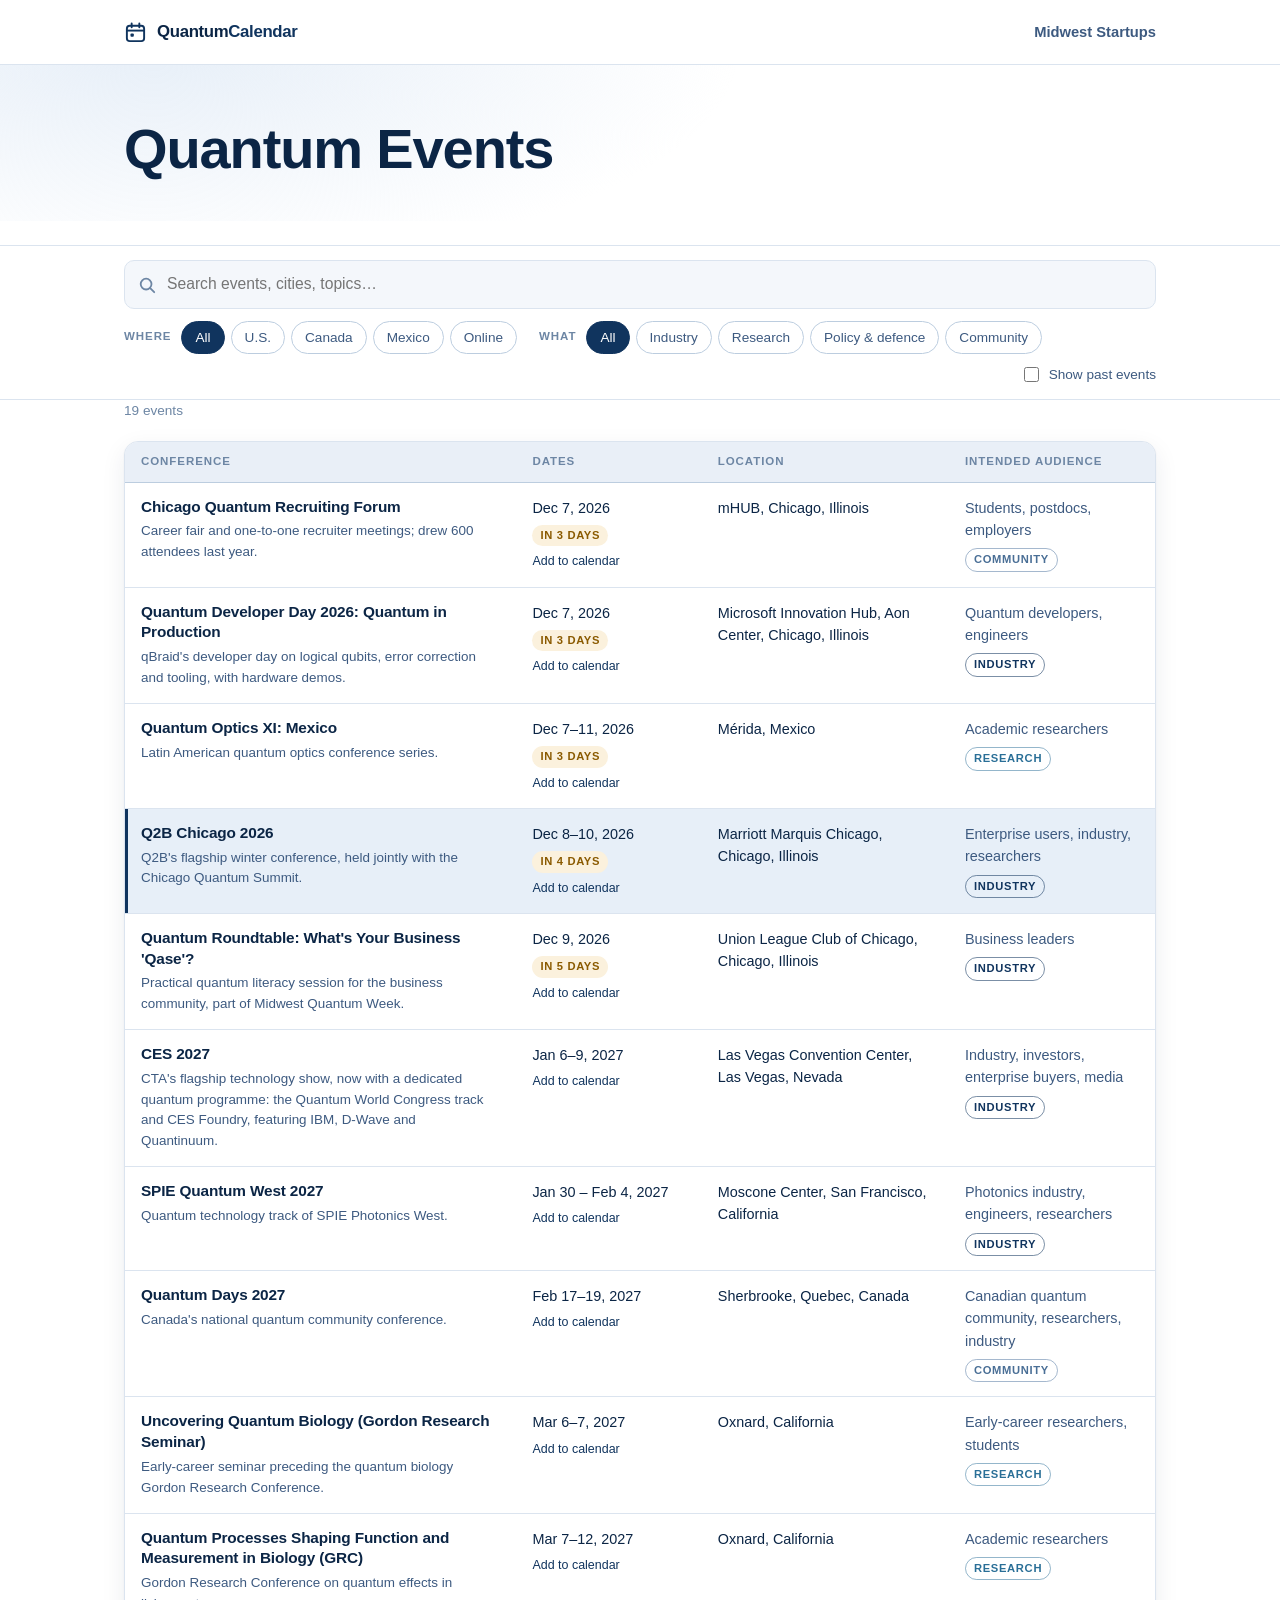
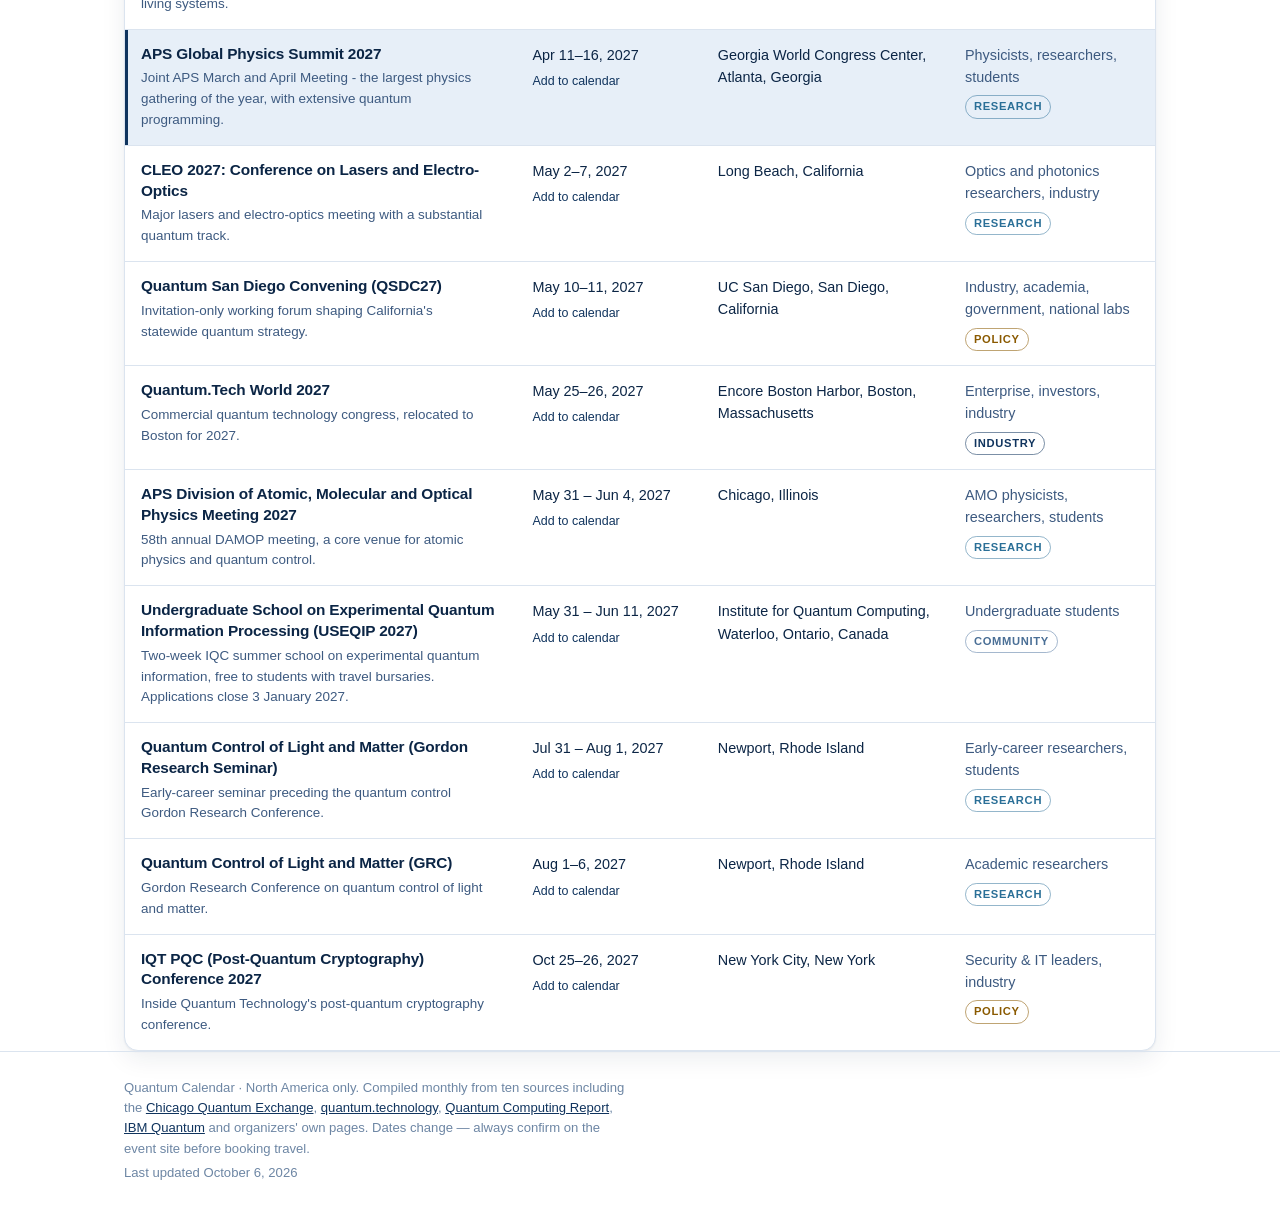
<file: index.html>
<!DOCTYPE html>
<html lang="en">
<head>
<meta charset="UTF-8">
<meta name="viewport" content="width=device-width, initial-scale=1.0">

<!-- GitHub Pages can't set response headers, so the policy is declared here.
     The site loads nothing from third parties, so 'self' is achievable.
     Note: frame-ancestors is ignored in a meta tag, so clickjacking can't be
     blocked this way — there is nothing to click-jack (no forms, no auth). -->
<meta http-equiv="Content-Security-Policy" content="
  default-src 'self';
  script-src 'self';
  style-src 'self';
  img-src 'self' data:;
  font-src 'self';
  connect-src 'self';
  object-src 'none';
  base-uri 'none';
  form-action 'none';
  upgrade-insecure-requests">
<meta name="referrer" content="strict-origin-when-cross-origin">

<title>Quantum Calendar | Quantum computing conferences &amp; events</title>
<meta name="description" content="A running calendar of North American quantum computing conferences, summits, workshops and community events across the U.S., Canada and Mexico.">

<meta property="og:type" content="website">
<meta property="og:title" content="Quantum Calendar">
<meta property="og:description" content="Every North American quantum computing conference, summit and workshop, in one table.">
<meta name="twitter:card" content="summary_large_image">
<meta name="twitter:title" content="Quantum Calendar">
<meta name="twitter:description" content="Every North American quantum computing conference, summit and workshop, in one table.">

<!-- ?v= busts GitHub Pages' 10-minute asset cache. Bump it whenever
     style.css, app.js or the favicon changes. -->
<link rel="stylesheet" href="style.css?v=10">
<link rel="icon" href="assets/favicon.svg?v=10" type="image/svg+xml">
</head>
<body>

<a class="skip-link" href="#events">Skip to events</a>

<header class="masthead">
  <div class="container masthead-inner">
    <a class="wordmark" href="./">
      <svg class="wordmark-mark" viewBox="0 0 24 24" aria-hidden="true" focusable="false">
        <rect x="3" y="5" width="18" height="16" rx="3" fill="none"
              stroke="currentColor" stroke-width="2"/>
        <path d="M3 10h18" stroke="currentColor" stroke-width="2"/>
        <path d="M8 2.5v4M16 2.5v4" stroke="currentColor" stroke-width="2"
              stroke-linecap="round"/>
        <rect x="6.75" y="13" width="3.5" height="3.5" rx="1" fill="currentColor"/>
      </svg>
      <span class="wordmark-text">Quantum<em>Calendar</em></span>
    </a>
    <nav class="masthead-nav" aria-label="Site">
      <a href="startups.html">Midwest Startups</a>
    </nav>
  </div>
</header>

<section class="hero">
  <div class="container">
    <h1>Quantum Events</h1>
  </div>
</section>

<div class="controls" id="controls">
  <div class="container controls-inner">
    <div class="search-wrap">
      <svg class="search-icon" viewBox="0 0 20 20" aria-hidden="true" focusable="false">
        <circle cx="9" cy="9" r="6" fill="none" stroke="currentColor" stroke-width="2"/>
        <path d="M13.5 13.5 18 18" stroke="currentColor" stroke-width="2" stroke-linecap="round"/>
      </svg>
      <input type="search" id="search" placeholder="Search events, cities, topics…" aria-label="Search events" autocomplete="off">
    </div>

    <div class="filter-row">
      <div class="filter-group" role="group" aria-label="Filter by region">
        <span class="filter-label">Where</span>
        <div class="chips" data-filter="region">
          <button class="chip is-active" data-value="all">All</button>
          <button class="chip" data-value="us">U.S.</button>
          <button class="chip" data-value="canada">Canada</button>
          <button class="chip" data-value="mexico">Mexico</button>
          <button class="chip" data-value="online">Online</button>
        </div>
      </div>

      <div class="filter-group" role="group" aria-label="Filter by category">
        <span class="filter-label">What</span>
        <div class="chips" data-filter="category">
          <button class="chip is-active" data-value="all">All</button>
          <button class="chip" data-value="industry">Industry</button>
          <button class="chip" data-value="research">Research</button>
          <button class="chip" data-value="policy">Policy &amp; defence</button>
          <button class="chip" data-value="community">Community</button>
        </div>
      </div>

      <label class="toggle">
        <input type="checkbox" id="show-past">
        <span>Show past events</span>
      </label>
    </div>
  </div>
</div>

<main class="container" id="events">
  <p class="result-count" id="result-count" aria-live="polite"></p>
  <div id="calendar"></div>

  <div class="empty" id="empty" hidden>
    <h2>Nothing matches that.</h2>
    <p>Try clearing a filter or searching for something broader.</p>
    <button class="btn" id="reset-filters">Reset filters</button>
  </div>

  <div class="empty" id="load-error" hidden>
    <h2>Couldn't load the event data.</h2>
    <p>
      <code>events.json</code> is fetched over HTTP, so opening <code>index.html</code>
      straight from the filesystem won't work. Serve the folder instead:
    </p>
    <pre><code>python3 -m http.server 8000</code></pre>
  </div>
</main>

<footer class="site-footer">
  <div class="container footer-inner">
    <p>
      Quantum Calendar · North America only. Compiled monthly from ten sources
      including the
      <a href="https://chicagoquantum.org/events" target="_blank" rel="noopener noreferrer">Chicago Quantum Exchange</a>,
      <a href="https://quantum.technology/conf/index.html" target="_blank" rel="noopener noreferrer">quantum.technology</a>,
      <a href="https://quantumcomputingreport.com/conferences/" target="_blank" rel="noopener noreferrer">Quantum Computing Report</a>,
      <a href="https://www.ibm.com/quantum/events" target="_blank" rel="noopener noreferrer">IBM Quantum</a>
      and organizers' own pages. Dates change — always confirm on the event site
      before booking travel.
    </p>
    <p class="footer-meta">Last updated <span id="last-updated">—</span></p>
  </div>
</footer>

<script src="app.js?v=10"></script>
</body>
</html>
</file>
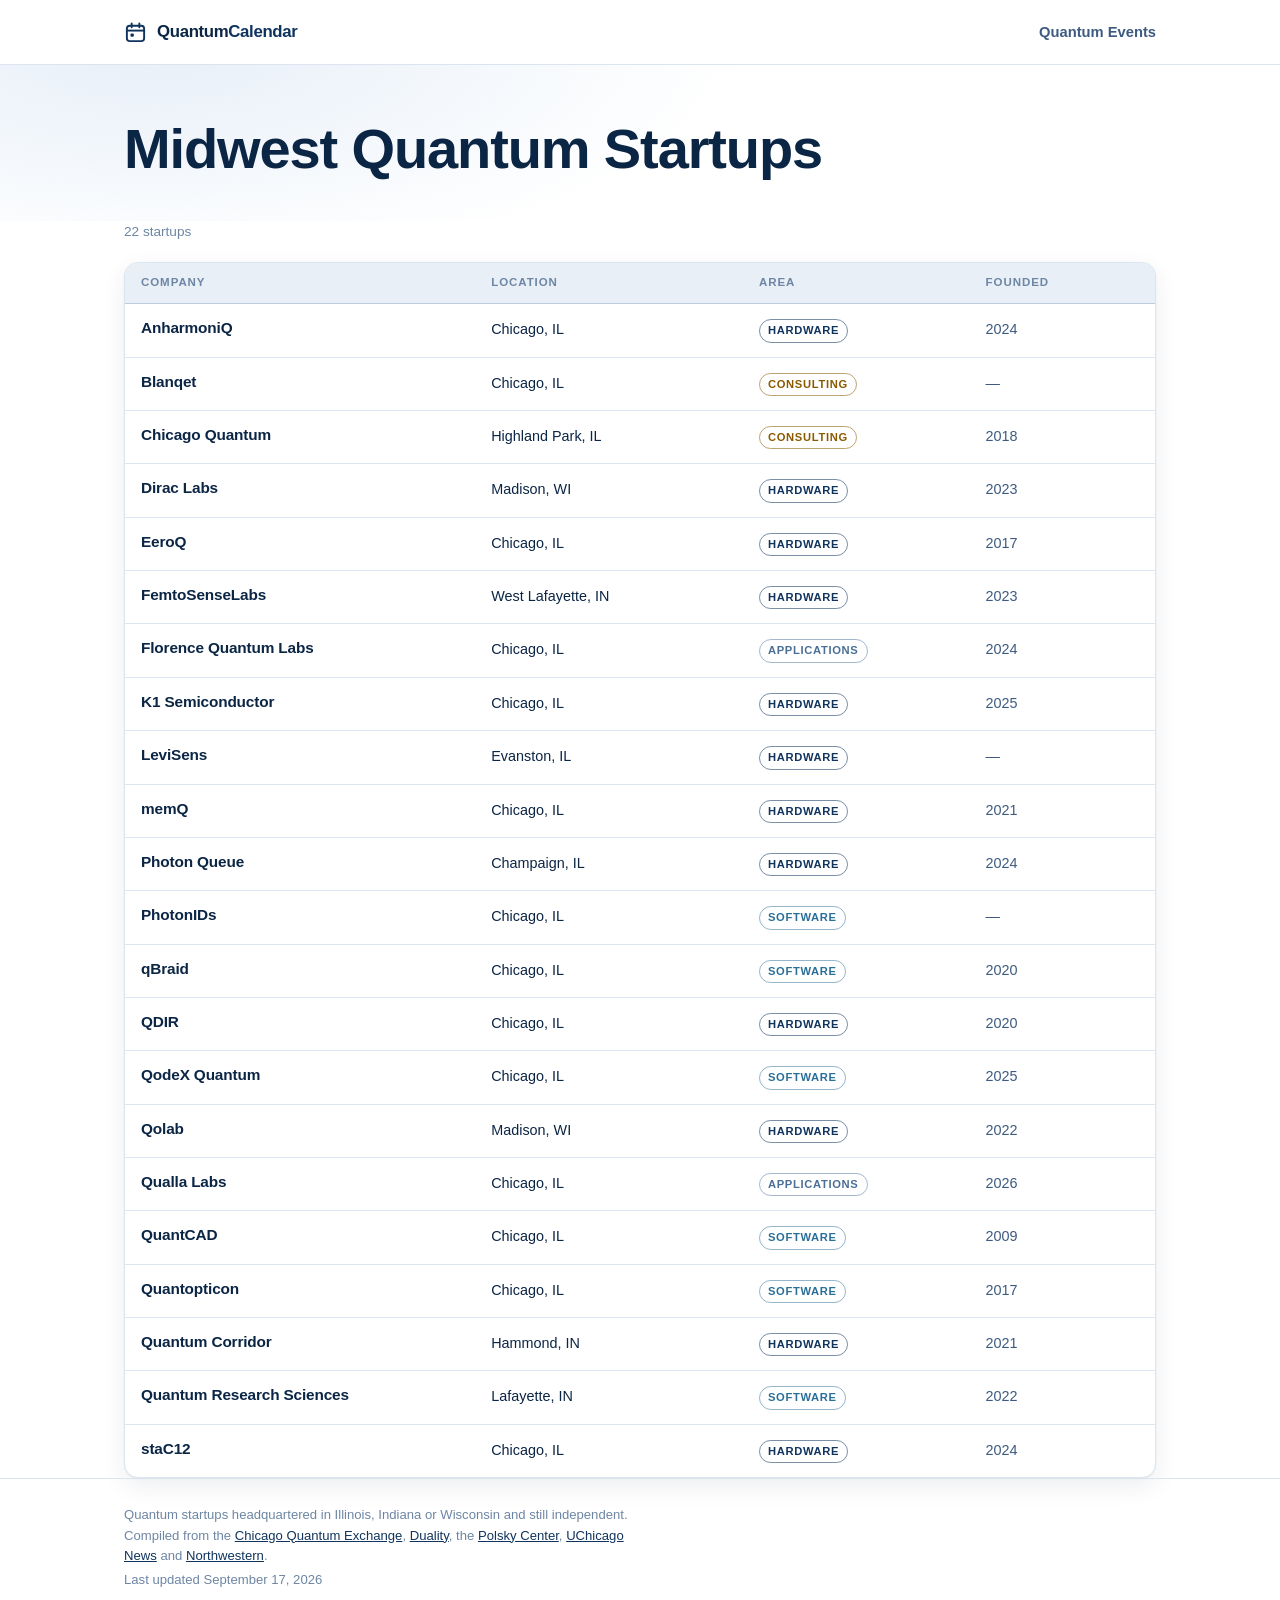
<file: startups.html>
<!DOCTYPE html>
<html lang="en">
<head>
<meta charset="UTF-8">
<meta name="viewport" content="width=device-width, initial-scale=1.0">

<!-- Same policy as index.html; see the note there. -->
<meta http-equiv="Content-Security-Policy" content="
  default-src 'self';
  script-src 'self';
  style-src 'self';
  img-src 'self' data:;
  font-src 'self';
  connect-src 'self';
  object-src 'none';
  base-uri 'none';
  form-action 'none';
  upgrade-insecure-requests">
<meta name="referrer" content="strict-origin-when-cross-origin">

<title>Midwest Quantum Startups | Quantum Calendar</title>
<meta name="description" content="A tracker of quantum startups headquartered in Illinois, Indiana and Wisconsin: hardware, software, applications and consulting.">

<meta property="og:type" content="website">
<meta property="og:title" content="Midwest Quantum Startups">
<meta property="og:description" content="Quantum startups across Illinois, Indiana and Wisconsin, by location, area and founding year.">
<meta name="twitter:card" content="summary_large_image">
<meta name="twitter:title" content="Midwest Quantum Startups">
<meta name="twitter:description" content="Quantum startups across Illinois, Indiana and Wisconsin, by location, area and founding year.">

<!-- Keep ?v= in step with index.html. -->
<link rel="stylesheet" href="style.css?v=10">
<link rel="icon" href="assets/favicon.svg?v=10" type="image/svg+xml">
</head>
<body>

<a class="skip-link" href="#tracker">Skip to startups</a>

<header class="masthead">
  <div class="container masthead-inner">
    <a class="wordmark" href="./">
      <svg class="wordmark-mark" viewBox="0 0 24 24" aria-hidden="true" focusable="false">
        <rect x="3" y="5" width="18" height="16" rx="3" fill="none"
              stroke="currentColor" stroke-width="2"/>
        <path d="M3 10h18" stroke="currentColor" stroke-width="2"/>
        <path d="M8 2.5v4M16 2.5v4" stroke="currentColor" stroke-width="2"
              stroke-linecap="round"/>
        <rect x="6.75" y="13" width="3.5" height="3.5" rx="1" fill="currentColor"/>
      </svg>
      <span class="wordmark-text">Quantum<em>Calendar</em></span>
    </a>
    <nav class="masthead-nav" aria-label="Site">
      <a href="./">Quantum Events</a>
    </nav>
  </div>
</header>

<section class="hero">
  <div class="container">
    <h1>Midwest Quantum Startups</h1>
  </div>
</section>

<main class="container" id="tracker-main">
  <p class="result-count" id="result-count" aria-live="polite"></p>
  <div id="tracker"></div>

  <div class="empty" id="load-error" hidden>
    <h2>Couldn't load the startup data.</h2>
    <p>
      <code>startups.json</code> is fetched over HTTP, so opening this page
      straight from the filesystem won't work. Serve the folder instead:
    </p>
    <pre><code>python3 -m http.server 8000</code></pre>
  </div>
</main>

<footer class="site-footer">
  <div class="container footer-inner">
    <p>
      Quantum startups headquartered in Illinois, Indiana or Wisconsin and still
      independent. Compiled from the
      <a href="https://chicagoquantum.org/quantum-economy/quantum-companies-region" target="_blank" rel="noopener noreferrer">Chicago Quantum Exchange</a>,
      <a href="https://www.dualityaccelerator.com/innovators/" target="_blank" rel="noopener noreferrer">Duality</a>,
      the
      <a href="https://polsky.uchicago.edu/venture-gallery/" target="_blank" rel="noopener noreferrer">Polsky Center</a>,
      <a href="https://news.uchicago.edu/" target="_blank" rel="noopener noreferrer">UChicago News</a>
      and
      <a href="https://www.invo.northwestern.edu/innovation-commercialization/industry-partnership/startups/" target="_blank" rel="noopener noreferrer">Northwestern</a>.
    </p>
    <p class="footer-meta">Last updated <span id="last-updated">—</span></p>
  </div>
</footer>

<script src="startups.js?v=10"></script>
</body>
</html>
</file>
<file: style.css>
/* White and navy. Everything on the page draws from these two families —
   navy for ink, lines and accents; white for ground. */
:root {
  --bg: #ffffff;
  --bg-alt: #f4f7fb;
  --bg-sunk: #e9eff7;
  --ink: #0b2545;
  --ink-soft: #3d5a80;
  --ink-faint: #6d86a4;
  --line: #dbe4ef;
  --line-strong: #bccddf;
  --accent: #10345e;
  --accent-soft: #e7eff8;
  --accent-ink: #071c33;
  --amber: #8a5a00;
  --amber-soft: #fbf1dd;
  --card: #ffffff;
  --shadow: 0 1px 2px rgba(11, 37, 69, .06), 0 8px 24px rgba(11, 37, 69, .08);
  --radius: 14px;
  --maxw: 1080px;

  /* Light only — the page keeps its white ground even when the visitor's
     OS is set to dark mode. Also keeps native controls (search field,
     checkbox) rendering light rather than inverted. */
  color-scheme: light;
}

* { box-sizing: border-box; }

html {
  scroll-behavior: smooth;
  scroll-padding-top: 150px;
}

body {
  margin: 0;
  background: var(--bg);
  color: var(--ink);
  font-family: ui-sans-serif, -apple-system, "Segoe UI", Inter, Roboto, Helvetica, Arial, sans-serif;
  font-size: 16px;
  line-height: 1.55;
  -webkit-font-smoothing: antialiased;
}

h1, h2, h3 { margin: 0 0 .4em; line-height: 1.15; letter-spacing: -.02em; }
p { margin: 0 0 1em; }
a { color: var(--accent); }

.container {
  width: 100%;
  max-width: var(--maxw);
  margin: 0 auto;
  padding: 0 24px;
}

.skip-link {
  position: absolute;
  left: -9999px;
}
.skip-link:focus {
  left: 16px; top: 16px;
  z-index: 100;
  background: var(--accent);
  color: #fff;
  padding: 10px 16px;
  border-radius: 8px;
}

/* ---------- masthead ---------- */

.masthead {
  border-bottom: 1px solid var(--line);
  background: var(--bg);
}
.masthead-inner {
  display: flex;
  align-items: center;
  justify-content: space-between;
  gap: 20px;
  height: 64px;
}
.wordmark {
  display: inline-flex;
  align-items: center;
  gap: 10px;
  text-decoration: none;
  color: var(--ink);
  font-weight: 700;
  font-size: 1.05rem;
  letter-spacing: -.02em;
}
.wordmark-mark {
  width: 23px; height: 23px;
  flex: none;
  color: var(--accent);
  display: block;
}
.wordmark-text em { font-style: normal; color: var(--accent); }

/* One link to the other page — the calendar and the startup tracker. */
.masthead-nav a {
  display: inline-flex;
  align-items: center;
  min-height: 44px;
  font-size: .92rem;
  font-weight: 600;
  color: var(--ink-soft);
  text-decoration: none;
  white-space: nowrap;
}
.masthead-nav a:hover { color: var(--accent); }

/* ---------- hero ---------- */

.hero {
  padding: 52px 0 40px;
  background:
    radial-gradient(900px 340px at 12% -10%, var(--accent-soft), transparent 65%),
    var(--bg);
}
.hero h1 {
  /* Short enough to hold one line at every width, so the scale can run
     larger than it did for the old sentence-length headline. */
  font-size: clamp(2rem, 6vw, 3.5rem);
  margin-bottom: 0;
}

/* ---------- controls ---------- */

.controls {
  position: sticky;
  top: 0;
  z-index: 20;
  background: color-mix(in srgb, var(--bg) 88%, transparent);
  backdrop-filter: saturate(160%) blur(12px);
  border-top: 1px solid var(--line);
  border-bottom: 1px solid var(--line);
  margin-top: 24px;
}
.controls-inner {
  padding-top: 14px;
  padding-bottom: 14px;
  display: flex;
  flex-direction: column;
  gap: 12px;
}

.search-wrap { position: relative; }
.search-icon {
  position: absolute;
  left: 14px; top: 50%;
  transform: translateY(-50%);
  width: 18px; height: 18px;
  color: var(--ink-faint);
  pointer-events: none;
}
#search {
  width: 100%;
  padding: 11px 14px 11px 42px;
  font: inherit;
  font-size: .98rem;
  color: var(--ink);
  background: var(--bg-alt);
  border: 1px solid var(--line);
  border-radius: 10px;
  outline: none;
}
#search:focus {
  border-color: var(--accent);
  box-shadow: 0 0 0 3px var(--accent-soft);
}
#search::-webkit-search-cancel-button { cursor: pointer; }

.filter-row {
  display: flex;
  flex-wrap: wrap;
  align-items: center;
  gap: 10px 22px;
}
.filter-group {
  display: flex;
  align-items: center;
  gap: 10px;
  flex-wrap: wrap;
}
.filter-label {
  font-size: .72rem;
  font-weight: 700;
  text-transform: uppercase;
  letter-spacing: .08em;
  color: var(--ink-faint);
}
.chips { display: flex; flex-wrap: wrap; gap: 6px; }
.chip {
  font: inherit;
  font-size: .85rem;
  font-weight: 500;
  color: var(--ink-soft);
  background: transparent;
  border: 1px solid var(--line-strong);
  border-radius: 999px;
  padding: 5px 13px;
  cursor: pointer;
  transition: background .12s, color .12s, border-color .12s;
}
.chip:hover { border-color: var(--accent); color: var(--accent); }
.chip.is-active {
  background: var(--accent);
  border-color: var(--accent);
  color: #fff;
}

.toggle {
  display: inline-flex;
  align-items: center;
  gap: 7px;
  font-size: .85rem;
  color: var(--ink-soft);
  cursor: pointer;
  margin-left: auto;
  white-space: nowrap;
}
.toggle input { accent-color: var(--accent); width: 15px; height: 15px; }

/* ---------- results ---------- */

main { padding: 28px 24px 56px; }

.result-count {
  font-size: .85rem;
  color: var(--ink-faint);
  margin-bottom: 20px;
}

.sr-only {
  position: absolute;
  width: 1px; height: 1px;
  padding: 0; margin: -1px;
  overflow: hidden;
  clip: rect(0 0 0 0);
  white-space: nowrap;
  border: 0;
}

.table-wrap {
  overflow-x: auto;
  border: 1px solid var(--line);
  border-radius: var(--radius);
  background: var(--card);
  box-shadow: var(--shadow);
}

.event-table {
  width: 100%;
  min-width: 760px;
  border-collapse: collapse;
  text-align: left;
}

.event-table thead th {
  position: sticky;
  top: 0;
  z-index: 5;
  background: var(--bg-sunk);
  font-size: .72rem;
  font-weight: 700;
  text-transform: uppercase;
  letter-spacing: .08em;
  color: var(--ink-faint);
  padding: 11px 16px;
  border-bottom: 1px solid var(--line-strong);
  white-space: nowrap;
}

.event-table .col-name    { width: 38%; }
.event-table .col-dates   { width: 18%; }
.event-table .col-place   { width: 24%; }
.event-table .col-audience{ width: 20%; }

/* Startup tracker: four columns, still narrower than the events table. */
.startup-table { min-width: 620px; }
.startup-table .col-name     { width: 34%; }
.startup-table .col-location { width: 26%; }
.startup-table .col-area     { width: 22%; }
.startup-table .col-founded  { width: 18%; }
.founded { font-variant-numeric: tabular-nums; color: var(--ink-soft); }


.event-row td {
  padding: 14px 16px;
  border-bottom: 1px solid var(--line);
  vertical-align: top;
  font-size: .9rem;
}
.event-row:last-child td { border-bottom: 0; }
.event-row:hover td { background: var(--bg-alt); }
.event-row.is-featured td { background: var(--accent-soft); }
.event-row.is-featured td:first-child { box-shadow: inset 3px 0 0 var(--accent); }
.event-row.is-featured:hover td { background: var(--accent-soft); }
.event-row.is-past { opacity: .5; }

.event-title {
  font-size: .96rem;
  font-weight: 650;
  letter-spacing: -.01em;
  line-height: 1.35;
}
.event-title a { color: inherit; text-decoration: none; }
.event-title a:hover { color: var(--accent); text-decoration: underline; }

.event-blurb {
  font-size: .84rem;
  color: var(--ink-soft);
  margin: 4px 0 0;
  max-width: 46ch;
}

.date-range {
  display: block;
  font-variant-numeric: tabular-nums;
  white-space: nowrap;
}
.ics-link {
  display: block;
  margin-top: 6px;
  text-align: left;
  padding: 0;
  font: inherit;
  font-size: .78rem;
  font-weight: 500;
  color: var(--accent);
  background: none;
  border: 0;
  border-bottom: 1px solid transparent;
  cursor: pointer;
}
.ics-link:hover { border-bottom-color: currentColor; }

.place-name { display: block; }
.format-note {
  display: inline-block;
  margin-top: 5px;
  font-size: .74rem;
  font-weight: 600;
  text-transform: uppercase;
  letter-spacing: .05em;
  color: var(--ink-faint);
}

.audience-text { display: block; color: var(--ink-soft); }
.col-audience .tag { margin-top: 7px; }

.tag {
  display: inline-block;
  font-size: .7rem;
  font-weight: 600;
  text-transform: uppercase;
  letter-spacing: .06em;
  padding: 2px 8px;
  border-radius: 999px;
  border: 1px solid var(--line-strong);
  color: var(--ink-soft);
}
/* Categories stay inside the navy family, separated by depth rather than
   hue, with amber reserved for policy so it still reads as distinct. */
.tag-industry { border-color: color-mix(in srgb, #10345e 55%, transparent); color: #10345e; }
.tag-research { border-color: color-mix(in srgb, #2a6f97 50%, transparent); color: #2a6f97; }
.tag-policy   { border-color: color-mix(in srgb, var(--amber) 55%, transparent); color: var(--amber); }
.tag-community{ border-color: color-mix(in srgb, #5b7fa6 55%, transparent); color: #4a6f96; }

/* Startup areas reuse the same palette so both pages read as one site. */
.tag-hardware    { border-color: color-mix(in srgb, #10345e 55%, transparent); color: #10345e; }
.tag-software    { border-color: color-mix(in srgb, #2a6f97 50%, transparent); color: #2a6f97; }
.tag-applications{ border-color: color-mix(in srgb, #5b7fa6 55%, transparent); color: #4a6f96; }
.tag-consulting  { border-color: color-mix(in srgb, var(--amber) 55%, transparent); color: var(--amber); }

.soon {
  display: inline-block;
  margin-top: 6px;
  font-size: .7rem;
  font-weight: 700;
  text-transform: uppercase;
  letter-spacing: .06em;
  color: var(--amber);
  background: var(--amber-soft);
  border-radius: 999px;
  padding: 2px 8px;
  white-space: nowrap;
}

.btn {
  font: inherit;
  font-size: .84rem;
  font-weight: 600;
  text-align: center;
  text-decoration: none;
  white-space: nowrap;
  color: var(--ink);
  background: var(--bg-alt);
  border: 1px solid var(--line-strong);
  border-radius: 9px;
  padding: 7px 14px;
  cursor: pointer;
  transition: background .12s, border-color .12s, color .12s;
}
.btn:hover { border-color: var(--accent); color: var(--accent); }

.empty {
  text-align: center;
  padding: 56px 24px;
  border: 1px dashed var(--line-strong);
  border-radius: var(--radius);
  color: var(--ink-soft);
}
.empty h2 { font-size: 1.15rem; }
.empty pre {
  display: inline-block;
  text-align: left;
  background: var(--bg-sunk);
  border-radius: 8px;
  padding: 10px 16px;
  font-size: .85rem;
  overflow-x: auto;
  max-width: 100%;
}
.empty code { font-family: ui-monospace, SFMono-Regular, Menlo, monospace; }

/* ---------- footer ---------- */

.site-footer {
  border-top: 1px solid var(--line);
  padding: 26px 0;
  font-size: .82rem;
  color: var(--ink-faint);
}
.footer-inner p { margin: 0 0 4px; max-width: 70ch; }
.footer-meta { color: var(--ink-faint); }

/* ---------- responsive ---------- */

/* Below tablet width the table stops scrolling sideways and each row
   becomes a stacked card, with the column headers reused as row labels. */
@media (max-width: 760px) {
  .hero { padding: 40px 0 28px; }
  .toggle { margin-left: 0; }

  .table-wrap { overflow-x: visible; }
  .event-table { min-width: 0; }
  .event-table thead { display: none; }
  .event-table, .event-table tbody, .event-table tr, .event-table td, .event-table th {
    display: block;
    width: auto;
  }
  /* Beats the percentage widths on .col-* set for the desktop table layout. */
  .event-table .col-name,
  .event-table .col-dates,
  .event-table .col-place,
  .event-table .col-audience,
  .startup-table .col-name,
  .startup-table .col-location,
  .startup-table .col-area,
  .startup-table .col-founded { width: auto; }
  .startup-table { min-width: 0; }

  .event-row {
    padding: 14px 16px;
    border-bottom: 1px solid var(--line);
  }
  .event-row:last-child { border-bottom: 0; }
  .event-row td {
    padding: 0;
    border: 0;
    display: grid;
    grid-template-columns: 88px 1fr;
    gap: 10px;
    align-items: baseline;
    margin-top: 8px;
  }
  .event-row td:first-child {
    display: block;
    margin-top: 0;
  }
  .event-row td:not(:first-child)::before {
    content: attr(data-label);
    font-size: .68rem;
    font-weight: 700;
    text-transform: uppercase;
    letter-spacing: .07em;
    color: var(--ink-faint);
  }
  /* Keep every value beside its label rather than spilling under it. */
  .event-row td:not(:first-child) > * {
    grid-column: 2;
    justify-self: start;
    text-align: left;
  }
  .event-row:hover td,
  .event-row.is-featured td { background: transparent; box-shadow: none; }
  .event-row.is-featured { box-shadow: inset 3px 0 0 var(--accent); background: var(--accent-soft); }
  .event-blurb { max-width: none; }

  /* Touch targets. At desktop sizes these are pointer-accurate, but on a
     phone the bare text links were 18-21px tall — below the 24px WCAG 2.5.8
     floor and awkward to hit with a thumb. Grow the hit area, not the type. */
  .ics-link {
    display: inline-flex;
    align-items: center;
    min-height: 44px;
    margin-top: 0;
  }
  .event-title a {
    display: inline-block;
    padding: 5px 0;
  }
  .toggle {
    min-height: 44px;
    align-items: center;
  }
  .toggle input { width: 20px; height: 20px; }
}

@media (prefers-reduced-motion: reduce) {
  html { scroll-behavior: auto; }
  * { transition: none !important; }
}
</file>
